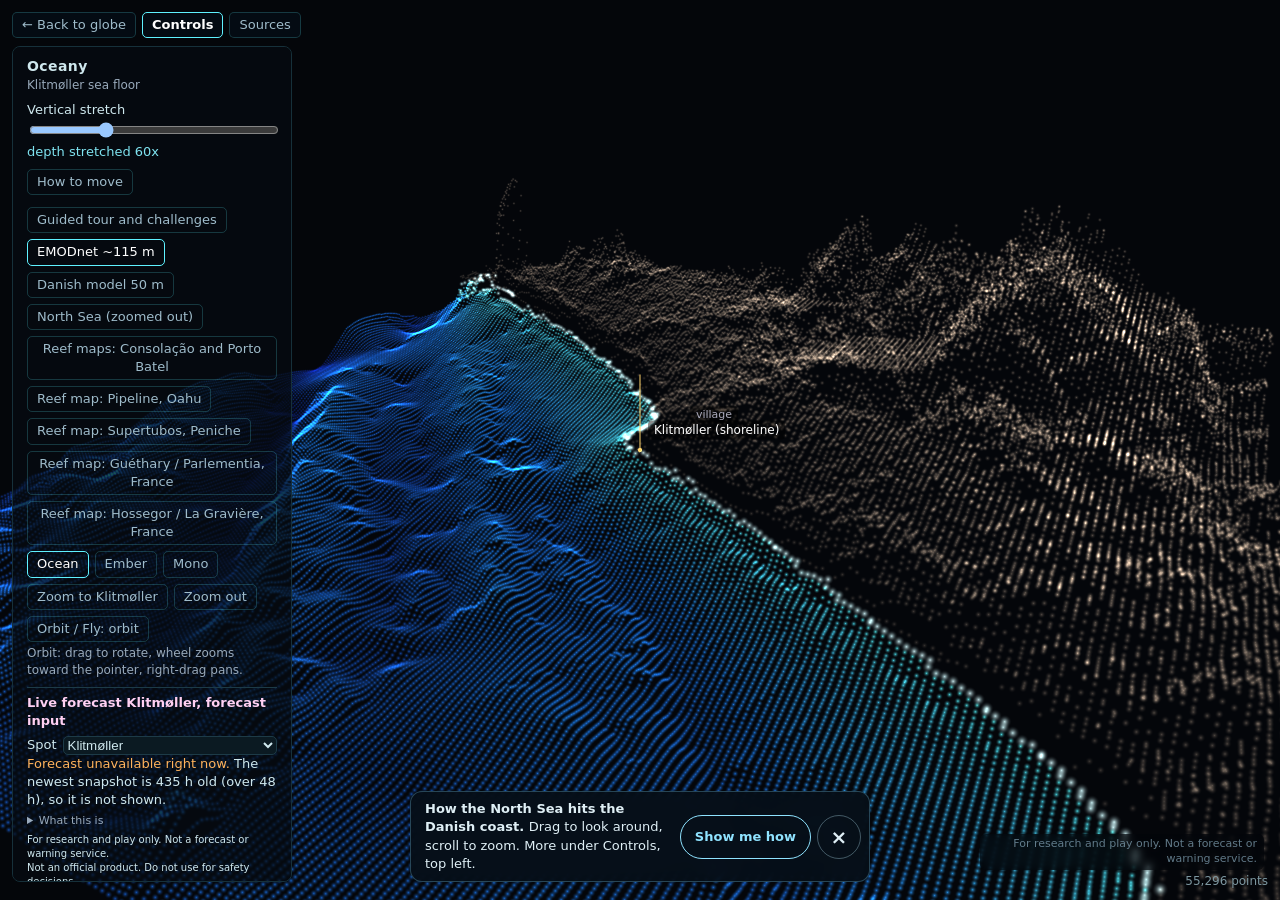
<file: index.html>
<!doctype html>
<html lang="en">
<head>
<meta charset="utf-8">
<meta name="viewport" content="width=device-width, initial-scale=1">
<title>Oceany</title>
<meta http-equiv="refresh" content="0; url=pieces/01-seafloor/viewer/">
<link rel="canonical" href="pieces/01-seafloor/viewer/">
</head>
<body>
<p><a href="pieces/01-seafloor/viewer/">Open the Oceany viewer</a></p>
</body>
</html>
</file>
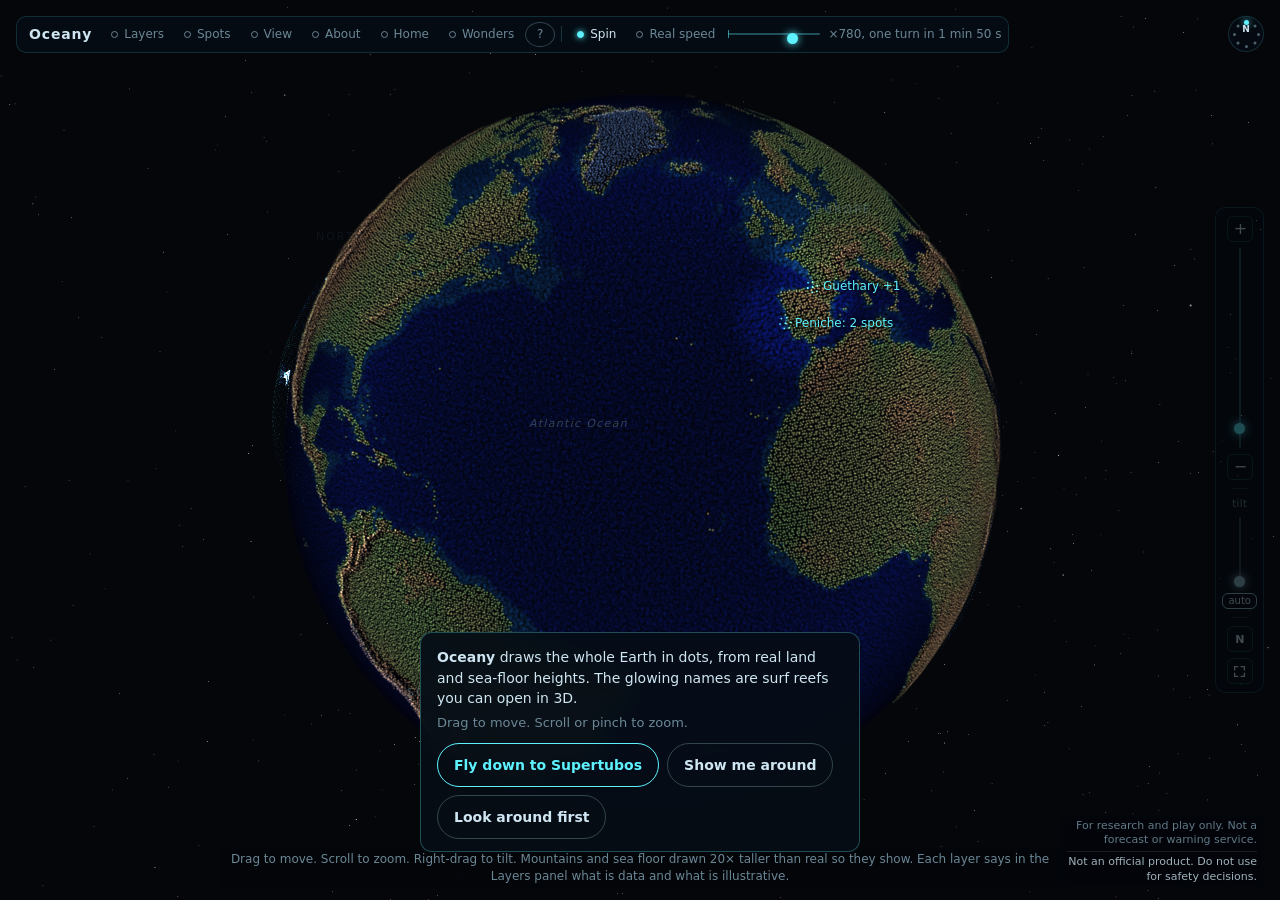
<file: pieces/07-globe/index.html>
<!doctype html>
<html lang="en">
<head>
  <meta charset="utf-8">
  <meta name="viewport" content="width=device-width, initial-scale=1, viewport-fit=cover">
  <title>Oceany globe</title>
  <link rel="icon" href="assets/icons/icon-192.png" type="image/png">
  <link rel="manifest" href="manifest.webmanifest">
  <link rel="apple-touch-icon" href="assets/icons/apple-touch-icon-180.png">
  <meta name="theme-color" content="#04060a">
  <meta name="mobile-web-app-capable" content="yes">
  <meta name="apple-mobile-web-app-capable" content="yes">
  <meta name="apple-mobile-web-app-status-bar-style" content="black-translucent">
  <meta name="apple-mobile-web-app-title" content="Oceany">
  <script>
  /* One build tag for every layer module and each of its imports (globe.js loadOne tags the entry file with the same one).
     Bump LAYER_BUILD here and in sw.js whenever any layer file changes. The import map is built here, before the
     module scripts, so an import inside a layer (dots_common.js ...) resolves to the same tagged URL for everyone. */
  (function () {
    var B = window.__OCEANY_LAYER_BUILD = 'L1', imports = {
      "three": "../01-seafloor/viewer/vendor/three.module.js",
      "three/addons/": "../01-seafloor/viewer/vendor/addons/",
      "./dots.js": "./dots.js?v=b58", "./terrain.js": "./terrain.js?v=b59" };
    ['07-globe/data-source', '08-storms/dots_common', '08-storms/hurricanes', '08-storms/hurricanes_live', '08-storms/tornadoes', '08-storms/tornado_live',
     '10-sky/aurora', '10-sky/snow', '11-ocean/wind', '11-ocean/waves', '11-ocean/swell', '11-ocean/ocean_data', '11-ocean/ocean_model',
     '11-ocean/forecast_data', '11-ocean/forecast_bar', '11-ocean/wave_colours', '12-quakes/quakes_common', '12-quakes/quakes_history', '12-quakes/quakes_live'
    ].forEach(function (p) { imports['../' + p + '.js'] = '../' + p + '.js?v=' + B; });
    var s = document.createElement('script'); s.type = 'importmap'; s.textContent = JSON.stringify({ imports: imports });
    document.currentScript.after(s);
  })();
  </script>
  <style>
    :root { --panel: #060e16; --bg: #04060a; --ink: #cfe6f2; --dim: #6b8696; --open: #5ff2ff; --accent: #5ff2ff; --fc: #8fc2d1; --lock: #4a5a66; --hz: #8ca3b8; }
    html, body { margin: 0; height: 100%; background: var(--bg); color: var(--ink); font: 14px/1.4 system-ui, -apple-system, sans-serif; overflow: hidden; }
    canvas { display: block; position: fixed; inset: 0; width: 100%; height: 100%; cursor: grab; touch-action: none; }   /* b39 phone: was 100vw x 100vh; on phones 100vh includes the hidden address bar, so the picture (sized to innerHeight) was stretched tall: an egg-shaped globe */
    /* Top bar: the name, one dot-button per panel section (one open at a time) and the spin toggle. The globe is clear on load. */
    #bar { position: fixed; top: 16px; left: 16px; display: flex; align-items: center; gap: 2px; padding: 4px 6px 4px 12px; z-index: 5;
      background: color-mix(in srgb, var(--panel) 78%, transparent); border: 1px solid color-mix(in srgb, var(--open) 15%, transparent); border-radius: 10px; backdrop-filter: blur(6px); }
    #bar .name { font-size: 14px; font-weight: 600; letter-spacing: .06em; margin-right: 8px; }
    #bar button { all: unset; display: inline-flex; align-items: center; gap: 6px; padding: 5px 9px; border-radius: 7px; font-size: 12px; color: var(--dim); cursor: pointer; transition: color .15s, background .15s; }
    #bar button::before { content: ''; width: 5px; height: 5px; border-radius: 50%; border: 1px solid currentColor; transition: background .15s, box-shadow .15s; }
    #bar button:hover, #bar button:focus-visible { color: var(--ink); background: color-mix(in srgb, var(--open) 8%, transparent); }
    #bar button[aria-expanded=true], #bar button[aria-pressed=true] { color: var(--ink); }
    #bar button[aria-expanded=true]::before, #bar button[aria-pressed=true]::before { background: var(--open); border-color: var(--open); box-shadow: 0 0 6px var(--open); }
    #spin-speed-box { display: inline-flex; align-items: center; gap: 4px; }
    #spin-speed-box .notched { position: relative; display: inline-flex; align-items: center; }
    /* the ×1 notch: a short tick at the slider's left end, where it snaps */
    #spin-speed-box .notched::before { content: ''; position: absolute; left: 0; top: 50%; width: 1px; height: 8px; margin-top: -4px; background: color-mix(in srgb, var(--open) 55%, transparent); pointer-events: none; }
    #spin-speed { width: 92px; height: 18px; margin: 0; }
    #spin-speed-out { font-size: 12px; color: var(--dim); min-width: 13.5em; padding-left: 4px; white-space: nowrap; font-variant-numeric: tabular-nums; }
    #spin-real[aria-pressed=true] ~ #spin-speed-out { color: var(--ink); }
    @media (max-width: 900px) { #spin-speed-out { display: none; } }
    #bar .gap { width: 1px; height: 16px; margin: 0 4px; background: color-mix(in srgb, var(--open) 18%, transparent); }
    #panel { position: fixed; top: 60px; left: 16px; width: 280px; max-width: calc(100vw - 32px); background: color-mix(in srgb, var(--panel) 82%, transparent);
      border: 1px solid color-mix(in srgb, var(--open) 15%, transparent); border-radius: 10px; padding: 12px 16px; backdrop-filter: blur(6px);
      max-height: calc(100vh - 140px); overflow-y: auto; box-sizing: border-box; z-index: 5; }
    #panel[hidden], #panel section[hidden] { display: none; }
    #panel section > h2:first-child { margin-top: 0; }
    .line { font-size: 11px; color: var(--dim); margin: 6px 0 2px; }
    h1 { margin: 0 0 2px; font-size: 18px; letter-spacing: .04em; }
    .sub { color: var(--dim); font-size: 12px; margin-bottom: 10px; }
    h2 { font-size: 11px; text-transform: uppercase; letter-spacing: .1em; color: var(--dim); margin: 12px 0 4px; font-weight: 600; }
    ul { list-style: none; margin: 0; padding: 0; }
    li button { all: unset; display: flex; gap: 8px; align-items: center; width: 100%; padding: 3px 0; cursor: pointer; }
    li button:hover { color: var(--ink); filter: brightness(1.25); } li button:focus-visible { outline: 1px solid var(--open); }
    .dot { width: 8px; height: 8px; border-radius: 50%; flex: none; }
    .unlocked .dot { background: var(--open); box-shadow: 0 0 8px var(--open); }
    .forecast-only .dot { background: var(--fc); } .forecast-only { color: color-mix(in srgb, var(--fc) 55%, var(--ink)); }
    .locked .dot { background: var(--lock); } .locked { color: var(--lock); }
    .tag { margin-left: auto; font-size: 11px; color: var(--dim); }
    #palettes { display: flex; gap: 6px; }
    #palettes button { background: none; border: 1px solid color-mix(in srgb, var(--open) 20%, transparent); color: var(--dim); border-radius: 6px; padding: 3px 9px; font: inherit; font-size: 12px; cursor: pointer; }
    #palettes button.on { color: var(--ink); border-color: var(--open); }
    label.layer { display: flex; gap: 8px; align-items: center; padding: 2px 0; cursor: pointer; }
    /* checkboxes: a ring that fills with a glowing dot when on (the house dot) */
    input[type=checkbox] { appearance: none; -webkit-appearance: none; flex: none; width: 13px; height: 13px; margin: 0; border-radius: 50%;
      border: 1px solid color-mix(in srgb, var(--open) 45%, transparent); background: none; cursor: pointer; display: grid; place-content: center; }
    input[type=checkbox]::before { content: ''; width: 5px; height: 5px; border-radius: 50%; background: var(--open); box-shadow: 0 0 6px var(--open); transform: scale(0); transition: transform .12s; }
    input[type=checkbox]:checked { border-color: var(--open); }
    input[type=checkbox]:checked::before { transform: scale(1); }
    input[type=checkbox]:focus-visible { outline: 1px solid var(--open); outline-offset: 2px; }
    input[type=checkbox]:disabled { border-color: color-mix(in srgb, var(--lock) 70%, transparent); cursor: default; }
    /* range sliders: a thin line and a glowing dot */
    input[type=range] { -webkit-appearance: none; appearance: none; background: none; --acc: var(--open); }
    input[type=range]::-webkit-slider-runnable-track { width: 2px; height: 2px; background: color-mix(in srgb, var(--acc) 30%, transparent); border-radius: 1px; }
    input[type=range]::-moz-range-track { width: 2px; height: 2px; background: color-mix(in srgb, var(--acc) 30%, transparent); border-radius: 1px; }
    input[type=range]::-webkit-slider-thumb { -webkit-appearance: none; width: 11px; height: 11px; border-radius: 50%; background: var(--acc); box-shadow: 0 0 8px var(--acc); border: none; margin: 0 -4.5px; }
    input[type=range]::-moz-range-thumb { width: 11px; height: 11px; border-radius: 50%; background: var(--acc); box-shadow: 0 0 8px var(--acc); border: none; }
    .state { margin-left: 6px; font-size: 11px; color: var(--dim); }
    #terrain-readout { font-size: 11px; color: var(--dim); margin: 4px 0 2px; }
    #terrain-readout .warn { color: var(--fc); }
    #terrain-credits { font-size: 10px; color: var(--dim); margin-top: 4px; max-height: 120px; overflow: auto; }
    .layer-info { margin: 2px 0 8px 22px; font-size: 11px; color: var(--dim); }
    .layer-more { all: unset; font-size: 11px; color: var(--dim); cursor: pointer; border-bottom: 1px dotted currentColor; margin-top: 3px; display: inline-block; }
    .layer-more:hover, .layer-more.on, .layer-more:focus-visible { color: var(--ink); }
    .layer-details { margin-top: 4px; line-height: 1.45; color: var(--dim); max-height: 160px; overflow-y: auto; }
    .layer-status { color: var(--ink); margin-top: 3px; }
    .layer-modes { display: flex; gap: 4px; margin-bottom: 4px; }
    .layer-modes button { background: none; border: 1px solid color-mix(in srgb, var(--open) 20%, transparent); color: var(--dim); border-radius: 5px; padding: 1px 7px; font: inherit; cursor: pointer; }
    .layer-modes button.on { color: var(--ink); border-color: var(--open); }
    label.layer.missing { color: var(--lock); }
    /* Cards: one type style for every kind (the panel's system font, 13px); the kind only sets the accent colour.
       wanted / research: the accent dimmed (research has a dashed edge; round 4: no second hue); hazard: calm blue-grey, no glow or scan lines; own spots: cyan. */
    #card { --acc: var(--open); position: fixed; right: 64px; bottom: 60px; width: 280px; max-width: calc(100vw - 32px); background: color-mix(in srgb, var(--bg) 88%, transparent);
      border: 1px solid color-mix(in srgb, var(--acc) 40%, transparent); border-radius: 10px; padding: 12px 14px; display: none; font-size: 13px; backdrop-filter: blur(6px); }
    #card.wanted { --acc: var(--fc); box-shadow: 0 0 18px color-mix(in srgb, var(--fc) 14%, transparent);
      background-image: repeating-linear-gradient(0deg, color-mix(in srgb, var(--fc) 4%, transparent) 0 1px, transparent 1px 3px); }
    #card.hazard { --acc: var(--hz); }
    #card div { margin: 3px 0; }
    #card .c-name { font-weight: 600; margin-bottom: 4px; color: var(--acc); }
    #card .w-head { color: var(--acc); font-size: 11px; font-weight: 600; letter-spacing: .22em; margin-bottom: 4px; }
    #card .w-name { color: var(--ink); font-weight: 600; font-size: 14px; letter-spacing: .02em; }
    #card .w-sub { color: var(--acc); opacity: .75; font-size: 11px; letter-spacing: .2em;   /* b38: was 10px */ margin: -2px 0 6px !important; }
    #card.research { border-style: dashed; }
    #card .w-foot { color: var(--acc); margin-top: 8px; }
    li.wanted .dot { background: none; border: 1px dashed var(--fc); width: 7px; height: 7px; }
    li.wanted.k-hazard .dot { border-color: var(--hz); } li.k-hazard { color: color-mix(in srgb, var(--hz) 60%, var(--ink)); }
    #wanted-list { max-height: 168px; overflow-y: auto; font-size: 13px; }
    #wanted-list .tag { margin-left: auto; }
    #wanted-filter { display: flex; gap: 4px; margin-bottom: 4px; }
    #wanted-filter button { background: none; border: 1px solid color-mix(in srgb, var(--fc) 20%, transparent); color: var(--dim); border-radius: 5px; padding: 1px 7px; font: inherit; font-size: 12px; cursor: pointer; }
    #wanted-filter button.on { color: var(--fc); border-color: color-mix(in srgb, var(--fc) 60%, transparent); }
    #wanted-filter button.k-hazard.on { color: var(--hz); border-color: color-mix(in srgb, var(--hz) 60%, transparent); }
    #wanted-count { font-size: 11px; color: var(--dim); margin-bottom: 4px; }
    #card { max-height: 60vh; overflow-y: auto; box-sizing: border-box; }
    #card .w-country { color: var(--dim); margin-top: -2px; }
    #card .w-why { margin-top: 6px !important; }
    #card .w-known { color: color-mix(in srgb, var(--acc) 30%, var(--ink)); }
    #card .w-part { margin-top: 4px !important; } #card .w-part b { font-weight: 600; color: color-mix(in srgb, var(--acc) 45%, var(--ink)); }
    #card .w-src { margin-top: 6px; font-size: 11px; color: var(--dim); } #card .w-src summary { cursor: pointer; } #card .w-src a { color: var(--dim); }
    #card .w-link a { color: var(--acc); }
    #card .w-quick { display: inline-block; border: 1px solid currentColor; border-radius: 4px; padding: 0 6px; color: var(--open); }
    #card .w-low { color: var(--dim); font-style: italic; }
    .lbl.wanted.hazard { color: var(--hz); }
    #tiers .k.hazard { border: 1px dashed var(--hz); width: 6px; height: 6px; }
    #tiers { font-size: 11px; color: var(--dim); margin-top: 8px; line-height: 1.6; }
    #tiers .k { display: inline-block; width: 7px; height: 7px; border-radius: 50%; margin-right: 6px; vertical-align: 0; }
    #tiers .k.unlocked { background: var(--open); box-shadow: 0 0 6px var(--open); }
    #tiers .k.forecast { background: var(--fc); }
    #tiers .k.wanted { border: 1px dashed var(--fc); width: 6px; height: 6px; }
    #tiers .ladder { margin-top: 2px; }
    #labels { position: fixed; inset: 0; pointer-events: none; }
    .lbl { position: absolute; left: 0; top: 0; font-size: 12px; white-space: nowrap; pointer-events: auto; cursor: pointer;
      text-shadow: 0 0 4px #000, 0 0 8px #000; }
    .lbl.unlocked { color: var(--open); } .lbl.forecast-only { color: var(--fc); font-size: 11px; } .lbl.locked { color: var(--lock); }
    #zoom { position: fixed; right: 16px; top: 50%; transform: translateY(-50%); transition: opacity .25s; display: flex; flex-direction: column; align-items: center; gap: 6px;
      background: color-mix(in srgb, var(--panel) 90%, transparent); border: 1px solid color-mix(in srgb, var(--open) 22%, transparent); border-radius: 10px; padding: 8px 6px; backdrop-filter: blur(8px); }
    #zoom button { width: 26px; height: 26px; background: none; border: 1px solid color-mix(in srgb, var(--open) 20%, transparent); border-radius: 6px; color: var(--ink); font: 16px/1 system-ui, sans-serif; cursor: pointer; }
    #zoom button:hover, #zoom button:focus-visible { border-color: var(--open); outline: none; }
    #zoom-slider { writing-mode: vertical-lr; direction: rtl; height: 200px; width: 22px; margin: 0; cursor: pointer; }
    #zoom-slider:focus-visible { outline: 1px solid var(--open); outline-offset: 2px; }
    #tilt-slider { writing-mode: vertical-lr; direction: rtl; height: 70px; width: 18px; margin: 0; --acc: var(--fc); cursor: pointer; }
    #tilt-slider:focus-visible { outline: 1px solid var(--fc); outline-offset: 2px; }
    #zoom .sep { width: 18px; border-top: 1px solid color-mix(in srgb, var(--open) 15%, transparent); margin: 2px 0; }
    #zoom .tl { font-size: 10px; color: var(--dim); letter-spacing: .04em; }
    #tilt-auto { width: auto !important; height: auto !important; font-size: 10px !important; padding: 2px 5px; color: var(--dim) !important; }
    #tilt-auto.on { color: var(--ink) !important; border-color: var(--fc) !important; }
    .layer-extras { margin: 2px 0 6px 22px; font-size: 12px; }
    .layer-extras label.layer.sub { color: var(--dim); }
    .fly-storm { margin-top: 4px; background: none; border: 1px solid color-mix(in srgb, var(--fc) 35%, transparent); color: var(--fc); border-radius: 6px; padding: 3px 8px; font: inherit; cursor: pointer; text-align: left; }
    .fly-storm:hover:not(:disabled), .fly-storm:focus-visible { border-color: var(--fc); outline: none; }
    .fly-storm.on { background: color-mix(in srgb, var(--fc) 12%, transparent); }
    .fly-storm:disabled { color: var(--lock); border-color: color-mix(in srgb, var(--lock) 45%, transparent); cursor: default; }
    @media (max-height: 520px) { #zoom-slider { height: 120px; } #tilt-slider { height: 50px; } }
    #zoom.faded { opacity: .3; }
    #zoom #north { font-size: 11px; font-weight: 600; }
    #zoom #fullscreen { display: grid; place-items: center; padding: 0; }   /* full-screen button (fullscreen.js) */
    #zoom #fullscreen.on { border-color: var(--open); }
    #fullscreen-tip { position: fixed; right: 52px; top: 50%; transform: translateY(-50%); max-width: 220px; padding: 8px 10px; border-radius: 8px; z-index: 6;
      background: color-mix(in srgb, var(--bg) 88%, transparent); border: 1px solid color-mix(in srgb, var(--open) 25%, transparent); font-size: 12px; color: var(--ink); }
    #fullscreen-tip[hidden] { display: none; }
    /* round 4: a small calm line under the bar (where the follow caption sits), not a box over the rail and the labels */
    #zoom-note { position: fixed; top: 62px; left: 50%; transform: translateX(-50%); max-width: min(520px, calc(100vw - 32px)); font-size: 11.5px; color: var(--dim);
      text-align: center; padding: 3px 10px; background: color-mix(in srgb, var(--bg) 62%, transparent); border-radius: 6px; z-index: 4; transition: opacity .4s; }
    #zoom-note[hidden] { display: none; }
    .offline-cue { position: fixed; top: 62px; right: 16px; font-size: 11px; color: var(--dim); padding: 3px 10px; border-radius: 6px; z-index: 4; pointer-events: none;
      background: color-mix(in srgb, var(--bg) 62%, transparent); } .offline-cue[hidden] { display: none; }
    @media (max-width: 600px) { .offline-cue { top: 90px; left: 16px; right: auto; } }
    #zoom-note button { all: unset; color: var(--open); cursor: pointer; border-bottom: 1px dotted currentColor; }
    #zoom-note button[hidden] { display: none; }
    /* UX 2026-11-23: the offered way into a spot's 3D viewer (globe.js enterFrame); nothing opens it by itself */
    #open-spot { position: fixed; left: 50%; bottom: 52px; transform: translateX(-50%); z-index: 6; min-height: 44px; padding: 0 18px; border-radius: 22px;
      background: color-mix(in srgb, var(--bg) 82%, transparent); border: 1px solid var(--open); color: var(--open); font: 600 14px/1 system-ui, sans-serif;
      cursor: pointer; white-space: nowrap; max-width: calc(100vw - 140px); overflow: hidden; text-overflow: ellipsis; backdrop-filter: blur(6px); transition: box-shadow .3s; }
    #open-spot[hidden] { display: none; }
    #open-spot:hover, #open-spot:focus-visible, #open-spot.nudge { box-shadow: 0 0 14px color-mix(in srgb, var(--open) 55%, transparent); outline: none; }
    @media (max-width: 600px) { #open-spot { bottom: calc(64px + env(safe-area-inset-bottom, 0px)); max-width: calc(100vw - 80px); left: calc(50% - 28px); } }
    #spin-speed-box[hidden] { display: none; }
    /* phone 2026-11-23 late: the speed controls inside the View panel */
    #spin-speed-holder #spin-speed-box { display: flex; flex-wrap: wrap; gap: 4px 10px; margin: 2px 0 6px 24px; }
    #spin-speed-holder #spin-speed-box[hidden] { display: none; }
    #spin-speed-holder #spin-real { all: unset; box-sizing: border-box; min-height: 44px; padding: 0 12px; display: inline-flex; align-items: center; border-radius: 7px; font-size: 12px; color: var(--dim); cursor: pointer;
      border: 1px solid color-mix(in srgb, var(--open) 25%, transparent); }
    #spin-speed-holder #spin-real[aria-pressed=true] { color: var(--ink); border-color: var(--open); }
    #spin-speed-holder .notched { flex: 1 1 120px; min-height: 44px; }
    #spin-speed-holder #spin-speed { width: 100%; height: 44px; }
    #spin-speed-holder #spin-speed-out { display: block; flex-basis: 100%; min-width: 0; padding-left: 0; white-space: normal; }
    /* UX 2026-11-23: first-visit welcome (globe.js): one line on what this is, one suggested first action */
    #welcome { position: fixed; left: 50%; bottom: 48px; transform: translateX(-50%); width: min(440px, calc(100vw - 32px)); box-sizing: border-box; z-index: 7;
      padding: 14px 16px 12px; border-radius: 12px; background: color-mix(in srgb, var(--panel) 92%, transparent); border: 1px solid color-mix(in srgb, var(--open) 28%, transparent);
      backdrop-filter: blur(8px); color: var(--ink); font-size: 14px; line-height: 1.45; }
    #welcome[hidden] { display: none; }
    #welcome p { margin: 0 0 6px; } #welcome .w-how { color: var(--dim); font-size: 13px; }
    #welcome .w-btns { display: flex; gap: 8px; margin-top: 10px; flex-wrap: wrap; }
    #welcome button { min-height: 44px; padding: 0 16px; border-radius: 22px; font: 600 14px/1 system-ui, sans-serif; cursor: pointer; background: none;
      border: 1px solid color-mix(in srgb, var(--dim) 45%, transparent); color: var(--ink); }
    #welcome button.primary { border-color: var(--open); color: var(--open); }
    #welcome button:hover, #welcome button:focus-visible { border-color: var(--open); outline: none; }
    @media (max-width: 600px) { #welcome { bottom: calc(64px + env(safe-area-inset-bottom, 0px)); left: 8px; right: 62px; width: auto; transform: none; } }
    #labels.following .lbl.show { opacity: .35; }
    /* dad 2026-11-23 night: the spot card at the name (globe.js POP), the start tour and the bar's "?" */
    #spot-pop { position: fixed; z-index: 8; min-width: 190px; max-width: min(300px, calc(100vw - 16px)); box-sizing: border-box; padding: 10px 12px 10px; border-radius: 12px;
      background: color-mix(in srgb, var(--panel) 92%, transparent); border: 1px solid color-mix(in srgb, var(--open) 45%, transparent); backdrop-filter: blur(8px);
      color: var(--ink); font: 13px/1.4 system-ui, sans-serif; box-shadow: 0 0 18px color-mix(in srgb, var(--open) 12%, transparent); }
    #spot-pop[hidden] { display: none; }
    #spot-pop .sp-name { font-weight: 600; color: var(--open); padding-right: 30px; margin-bottom: 8px; }
    #spot-pop button { display: block; width: 100%; min-height: 40px; margin-top: 6px; padding: 0 14px; border-radius: 20px; font: 600 14px/1 system-ui, sans-serif; cursor: pointer;
      background: none; border: 1px solid color-mix(in srgb, var(--dim) 45%, transparent); color: var(--ink); text-align: center; }
    #spot-pop .sp-open { border-color: var(--open); color: var(--open); }
    #spot-pop button:hover, #spot-pop button:focus-visible { border-color: var(--open); outline: none; box-shadow: 0 0 10px color-mix(in srgb, var(--open) 40%, transparent); }
    #spot-pop .sp-x { position: absolute; top: 4px; right: 4px; width: 36px; min-height: 36px; margin: 0; padding: 0; border: none; font-size: 20px; color: var(--dim); }
    #spot-pop .sp-cue { margin-top: 8px; color: var(--dim); font-size: 12px; }
    #spot-pop .sp-cue i { display: block; height: 3px; width: 0; margin-top: 5px; border-radius: 2px; background: var(--open); box-shadow: 0 0 8px var(--open); transition: width .12s linear; }
    @media (pointer: coarse) { #spot-pop button { min-height: 44px; } #spot-pop .sp-x { width: 44px; min-height: 44px; top: 0; right: 0; } }
    /* gesture tour 2026-11-23: the tour (tour.js) brings its own styles (#gtour, cue canvas, rings) */
    #bar #help-btn::before { display: none; }
    #bar #help-btn { min-width: 14px; justify-content: center; border: 1px solid color-mix(in srgb, var(--dim) 45%, transparent); border-radius: 50%; padding: 3px 7px; }
    @keyframes live-pulse { 0%, 100% { text-shadow: 0 0 0 transparent; } 50% { text-shadow: 0 0 9px var(--open); } }
    .layer.live, #bar button.live { animation: live-pulse 3.2s ease-in-out infinite; }
    .live-note { font-size: 11px; color: var(--dim); margin: 2px 0 0 22px; }
    .lbl { opacity: 0; transition: opacity .15s; } .lbl.show { opacity: 1; } .lbl:not(.show) { pointer-events: none; }
    @media (pointer: coarse) { .lbl, .lbl.show { pointer-events: none; } }   /* UX 2026-11-23: a pinch on a name zooms; globe.js finds taps on names */
    #notice-standing { position: fixed; right: 16px; bottom: 12px; max-width: 190px; text-align: right; line-height: 1.35; font-size: 11px; color: var(--dim); text-decoration: none; opacity: .9; z-index: 4;
      background: color-mix(in srgb, var(--bg) 72%, transparent); padding: 3px 7px; border-radius: 6px; backdrop-filter: blur(4px); }   /* backing: legible over close terrain (round-1 item 14) */
    @media (max-width: 1040px) { #notice-standing { bottom: 84px; } #card { bottom: 144px; max-height: calc(100vh - 216px); }   /* round 4: clear of a three-line standing line */ }
    #notice-standing:hover, #notice-standing:focus-visible { color: var(--ink); opacity: 1; }
    #notice-live { display: block; margin-top: 3px; padding-top: 3px; border-top: 1px solid color-mix(in srgb, var(--dim) 25%, transparent); color: var(--ink); opacity: .85; }
    #notice-live[hidden] { display: none; }
    #notice-about ul { margin: 4px 0 6px 16px; padding: 0; }
    #notice-about a { color: var(--dim); }
    #notice-about a:hover { color: var(--ink); }
    #credits { font-size: 11px; color: var(--dim); line-height: 1.45; }
    #credits h3 { font-size: 11px; font-weight: 600; color: var(--ink); margin: 8px 0 2px; }
    #credits p { margin: 0 0 4px; }
    #credits a { color: var(--dim); } #credits a:hover { color: var(--ink); }
    .layer-notice { color: var(--ink); margin-bottom: 4px; }
    /* round 3 (#12): the followed storm's name on the globe, so it shows with the Layers panel closed */
    #follow-cap { position: fixed; top: 62px; left: 50%; transform: translateX(-50%); font-size: 12px; color: var(--ink); white-space: nowrap; max-width: calc(100vw - 32px);
      overflow: hidden; text-overflow: ellipsis; background: color-mix(in srgb, var(--bg) 72%, transparent); padding: 3px 10px; border-radius: 6px; z-index: 4; pointer-events: none; }
    #follow-cap[hidden] { display: none; }
    @media (max-width: 600px) { #follow-cap { top: 62px; } }   /* phone 2026-11-23 late: one-row bar (was 104) */
    #hint { position: fixed; bottom: 12px; left: 50%; transform: translateX(-50%); color: var(--dim); font-size: 12px; text-align: center;
      width: max-content; max-width: min(820px, calc(100vw - 150px));
      background: color-mix(in srgb, var(--bg) 72%, transparent); padding: 3px 10px; border-radius: 6px; backdrop-filter: blur(4px); }   /* shrink-to-fit made it half the window: 4 lines on a tablet */
    @media (max-width: 600px) { #panel { width: auto; right: 16px; padding: 10px 12px; } #hint { display: none; } #bar .name { font-size: 13px; margin-right: 2px; } #bar button { padding: 5px 6px; } }
    #compass { all: unset; position: fixed; right: 16px; top: 16px; width: 34px; height: 34px; border-radius: 50%; cursor: pointer; z-index: 5;
      background: color-mix(in srgb, var(--panel) 70%, transparent); border: 1px solid color-mix(in srgb, var(--open) 15%, transparent); }
    #compass:hover, #compass:focus-visible { border-color: var(--open); }
    #compass .rose { position: absolute; inset: 0; transition: transform .08s linear; }
    #compass .rose i { position: absolute; left: 50%; top: 50%; width: 3px; height: 3px; margin: -1.5px; border-radius: 50%; background: var(--dim); opacity: .7; }
    #compass .rose i.n { width: 5px; height: 5px; margin: -2.5px; background: var(--open); opacity: 1; box-shadow: 0 0 6px var(--open); }
    #compass .rose b { position: absolute; left: 50%; top: 50%; font-size: 9px; font-weight: 600; line-height: 1; color: var(--ink); transform: translate(-50%, -50%); }
    .geo-name { position: absolute; left: 0; top: 0; font-size: 11px; letter-spacing: .18em; text-transform: uppercase; color: var(--dim); white-space: nowrap;
      pointer-events: none; opacity: 0; transition: opacity .3s; }
    .geo-name.sea { font-style: italic; letter-spacing: .12em; text-transform: none; }
    /* phone: the bar is one row (sections + Home; Spin and its speed sit in the View panel), touch-sized; the compass stays top right;
       the zoom bar shrinks to + and − at the bottom right (pinch zooms); the hint is one line; cards and panel fit and scroll */
    @media (max-width: 600px) {
      #bar { left: 8px; right: 54px; top: 8px; flex-wrap: wrap; padding: 2px 4px; row-gap: 0; }
      #bar button { min-height: 44px; padding: 0 7px; box-sizing: border-box; }   /* UX 2026-11-23: 44 px touch targets */
      #bar .gap { display: none; }
      /* phone 2026-11-23 late: one calm row (Oceany, Layers, Spots, View, About, Home); Spin, Real speed and the speed
         slider live in the View panel (globe.js moves #spin-speed-box there; the panel's Spin checkbox is the switch) */
      #bar { flex-wrap: nowrap; padding: 0 2px 0 8px; gap: 0; }
      #bar #spin-btn { display: none; }
      #bar button { padding: 0 5px; gap: 4px; }
      #bar .name { margin-right: 0; }
      #compass { top: 10px; right: 8px; width: 44px; height: 44px; }
      #panel { top: 62px; left: 8px; right: 8px; max-width: none; max-height: calc(100vh - 138px); }   /* phone 2026-11-23 late: one-row bar (was 104 / 180) */
      #zoom { top: auto; bottom: 64px; right: 10px; transform: none; padding: 4px; gap: 6px; }
      #zoom-slider, #tilt-slider, #zoom .tl, #zoom .sep, #tilt-auto, #zoom #north { display: none !important; }
      #zoom button { width: 44px; height: 44px; }
      #zoom.faded { opacity: .6; }
      #zoom-note { top: 62px; } #zoom-note button { display: inline-block; min-height: 44px; line-height: 44px; }
      #card { left: 8px; right: 70px; bottom: 40px; width: auto; max-width: none; max-height: calc(100vh - 150px); }   /* the zoom buttons stay free on the right; b38: was 50vh, which cut the longest cards (up to 510 px) and scrolled; now the top stays below the bar (94 px) */
      #notice-standing { bottom: 8px !important; right: 8px; max-width: none; left: 8px; text-align: center; }
    }
    /* Home-screen app (viewport-fit=cover, translucent status bar): keep the controls clear of the notch and the home bar.
       env() is 0 in a normal browser tab, so nothing moves on desktop. */
    #bar, #panel { margin-top: env(safe-area-inset-top, 0px); margin-left: env(safe-area-inset-left, 0px); }
    #compass { margin-top: env(safe-area-inset-top, 0px); margin-right: env(safe-area-inset-right, 0px); }
    #notice-standing, #card { margin-bottom: env(safe-area-inset-bottom, 0px); }
    /* b58 (Benn's phone recording): the panel's one safety line for live and model layers (phone); the (i) per layer (phone) */
    .layers-safety { display: none; }
    .layer-item { position: relative; }
    .layer-about { display: none; }
    @media (max-width: 600px) {
      /* the panel is a bottom sheet, at most ~45 % of the screen: the globe stays in view above it while choosing */
      #panel { top: auto; bottom: calc(46px + env(safe-area-inset-bottom, 0px)); max-height: 40vh; max-height: 40dvh; margin-top: 0;
        border-radius: 14px; padding: 10px 14px; font-size: 14px; z-index: 6; }
      #panel h2 { font-size: 12px; margin-top: 4px; color: color-mix(in srgb, var(--ink) 70%, var(--dim)); }
      .layers-safety:not([hidden]) { display: block; font-size: 13px; line-height: 1.35; margin: 0 0 6px; padding: 6px 8px; border-radius: 8px;
        background: color-mix(in srgb, var(--open) 8%, transparent); color: var(--ink); }
      .layer-info .layer-notice { display: none; }
      label.layer { min-height: 40px; padding-right: 48px; font-size: 14px; }
      .layer-about { display: inline-flex; align-items: center; justify-content: center; position: absolute; right: 0; top: 0; width: 44px; height: 40px;
        background: none; border: none; color: color-mix(in srgb, var(--ink) 75%, var(--dim)); font: italic 600 14px Georgia, serif; cursor: pointer; padding: 0; }
      .layer-about::before { content: ''; position: absolute; width: 22px; height: 22px; left: 11px; top: 9px; border-radius: 50%; border: 1px solid currentColor; }
      .layer-about[hidden] { display: none; }
      .layer-item.open .layer-about { color: var(--open); }
      .layer-item:not(.open) > .layer-info, .layer-item:not(.open) > .layer-extras, .layer-item:not(.open) > .live-note { display: none !important; }
      /* phone text: larger and lighter (grey on black was hard to read) */
      .layer-info, .layer-details, .live-note, .line, .state, #terrain-readout, #wanted-count, .sub, .layer-more, .layer-extras { font-size: 13px;
        color: color-mix(in srgb, var(--ink) 78%, var(--dim)); }
      .layer-details { max-height: none; }
      .layer-modes button { min-height: 32px; padding: 0 10px; }
      #notice-standing { font-size: 13px; opacity: 1; color: color-mix(in srgb, var(--ink) 88%, var(--dim)); }
      #notice-live { opacity: 1; }
      .lbl { font-size: 13px; }
      .geo-name { font-size: 12px; color: color-mix(in srgb, var(--ink) 65%, var(--dim)); }
      #credits, #terrain-credits { font-size: 12px; }
      /* while the sheet is open the wave forecast bar steps aside (it sat over the sheet's lower half); the sheet carries the
         safety line and the standing line stays at the bottom */
      body:has(#panel:not([hidden])) #wavebar { display: none !important; }
    }
    @media (max-width: 600px) { #zoom { margin-bottom: env(safe-area-inset-bottom, 0px); } }
  </style>
</head>
<body>
  <canvas id="globe"></canvas>
  <div id="geo-names" aria-hidden="true" style="position:fixed;inset:0;pointer-events:none"></div>
  <div id="labels"></div>
  <button id="compass" type="button" aria-label="Compass: turn north up" title="Compass: click for north up"><span class="rose"></span></button>
  <nav id="bar" aria-label="Oceany">
    <span class="name">Oceany</span>
    <button type="button" data-sec="layers" aria-expanded="false" aria-controls="panel">Layers</button>
    <button type="button" data-sec="spots" aria-expanded="false" aria-controls="panel">Spots</button>
    <button type="button" data-sec="view" aria-expanded="false" aria-controls="panel">View</button>
    <button type="button" data-sec="about" aria-expanded="false" aria-controls="panel">About</button>
    <button type="button" id="home-btn" title="Back to the whole Earth, north up">Home</button>
    <button type="button" id="help-btn" aria-label="Show me around: how to move" title="Show me around: how to move, and where the controls are">?</button>
    <span class="gap" aria-hidden="true"></span>
    <button type="button" id="spin-btn" aria-pressed="false" title="Turn the globe, west to east, as the Earth turns">Spin</button>
    <span id="spin-speed-box" title="Speeds up the view only; data stays at the current time">
      <button type="button" id="spin-real" aria-pressed="false" title="Real speed: Earth turns once per sidereal day, 23 h 56 min 4 s">Real speed</button>
      <span class="notched"><input type="range" id="spin-speed" min="0" max="1000" step="1" value="783" aria-label="Spin speed"></span>
      <span id="spin-speed-out" aria-live="polite"></span>
    </span>
  </nav>
  <a id="notice-standing" href="#about"></a>
  <div id="panel" hidden>
    <section data-sec="layers" hidden>
      <h2>Layers</h2>
      <div id="layers"><span class="tag">none</span></div>
    </section>
    <section data-sec="spots" hidden>
      <h2>Spots</h2>
      <ul id="list"></ul>
      <h2>Wanted spots</h2>
      <div id="wanted-filter" role="group" aria-label="Show wanted spots by kind"></div>
      <div id="wanted-count"></div>
      <ul id="wanted-list"></ul>
    </section>
    <section data-sec="view" hidden>
      <h2>View</h2>
      <label class="layer"><input type="checkbox" id="spin-toggle"> Spin the globe (pauses while you look around)</label>
      <div id="spin-speed-holder"></div>   <!-- phone 2026-11-23 late: the bar's speed controls move here on a phone -->
      <label class="layer"><input type="checkbox" id="terrain-toggle"> Ground detail close up (land and sea-floor relief; comes on by itself as you zoom in)</label>
      <div id="terrain-readout" style="display:none"></div>
      <details id="terrain-credits" style="display:none"><summary>Terrain credits</summary>
        <span id="tc-own">Terrain: GEBCO Compilation Group (2026) GEBCO 2026 Grid (doi:10.5285/4f68d5c7-45eb-f999-e063-7086abc036fa);
        produced using Copernicus WorldDEM-30 and WorldDEM-90 &copy; DLR e.V. 2010-2014 and &copy; Airbus Defence and Space GmbH
        2014-2018 provided under COPERNICUS by the European Union and ESA; all rights reserved. European seas, Morocco, the Canaries, Madeira and the Azores (closer zooms): EMODnet Bathymetry Consortium (2024) EMODnet Digital Bathymetry (DTM 2024), doi:10.12770/cf51df64-56f9-4a99-b1aa-36b8d7b743a1, CC BY 4.0. Hawaii and central California sea floor (closer zooms): NOAA National Centers for Environmental Information, Continuously Updated Digital Elevation Model (CUDEM), doi:10.25921/ds9v-ky35, public domain. Southern and central California (closer zooms): U.S. Geological Survey, Coastal National Elevation Database (CoNED) topobathymetric models, public domain. Oregon, Washington and Puerto Rico: NOAA NCEI CUDEM (doi:10.25921/ds9v-ky35), public domain. Modified by Oceany
        (resampled, merged, rounded to 1 m). Not for navigation. The organisations in charge of the Copernicus programme by law or by
        delegation do not incur any liability for any use of the Copernicus WorldDEM-30 or WorldDEM-90. Not endorsed by GEBCO, the IHO or the IOC.</span>
        <span id="tc-aws" hidden>Terrain Tiles on AWS Open Data (Mapzen / Tilezen). Global ETOPO1 terrain data U.S. National Oceanic and Atmospheric Administration;
        United States 3DEP (formerly NED) and global GMTED2010 and SRTM terrain data courtesy of the U.S. Geological Survey;
        Europe terrain data produced using Copernicus data and information funded by the European Union - EU-DEM layers;
        ArcticDEM terrain data DEM(s) were created from DigitalGlobe, Inc., imagery and funded under National Science Foundation awards 1043681, 1559691, and 1542736;
        Australia terrain data &copy; Commonwealth of Australia (Geoscience Australia) 2017;
        Austria terrain data &copy; offene Daten &Ouml;sterreichs &ndash; Digitales Gel&auml;ndemodell (DGM) &Ouml;sterreich;
        Canada terrain data contains information licensed under the Open Government Licence &ndash; Canada;
        Mexico terrain data source: INEGI, Continental relief, 2016;
        New Zealand terrain data Copyright 2011 Crown copyright (c) Land Information New Zealand and the New Zealand Government (All rights reserved);
        Norway terrain data &copy; Kartverket;
        United Kingdom terrain data &copy; Environment Agency copyright and/or database right 2015. All rights reserved.</span>
      </details>
      <h2>Palette</h2>
      <div id="palettes"></div>
      <div class="line" id="stars-line"></div>
    </section>
    <section data-sec="about" hidden>
      <h2>About</h2>
      <div class="sub">Reef-scale wave models, one spot at a time. Glowing spots are unlocked: click one to fly in.</div>
      <div class="sub" id="notice-about"></div>
      <div id="tiers">
        <div><span class="k unlocked"></span>unlocked: reef seabed and wave model</div>
        <div><span class="k forecast"></span>marked spot, no model yet</div>
        <div><span class="k wanted"></span>wanted: needs seabed data to unlock</div>
        <div><span class="k hazard"></span>data needed: coastal hazard and recovery science</div>
        <div class="ladder">Unlock tiers: marked › seabed › swell model › breaking wave</div>
      </div>
      <div class="line">Each Earth dot is one point of ETOPO1 global relief (NOAA): ocean blue by depth; land coloured by height (olive low ground, brown uplands, grey-brown high plateaus, paler only on the highest peaks; the Antarctic and Greenland ice sheets blue-grey). Colour shows height, not vegetation or snow.</div>
      <h2>Credits</h2>
      <div id="credits">
        <p>Oceany is for research and play only. It is not a forecast, a warning service or a navigation tool. Do not use it for safety decisions. Not affiliated with or endorsed by any provider below.</p>
        <h3>Waves and wind</h3>
        <p>Wind: NOAA NCEP GFS. Waves and swell: NOAA NCEP GFS-Wave (WAVEWATCH III). Public domain, redrawn by Oceany. Not an official NOAA product.</p>
        <p>With the model switch on ECMWF, wind and wave height: © 2026 European Centre for Medium-Range Weather Forecasts (ECMWF), ECMWF open data (IFS), <a href="https://creativecommons.org/licenses/by/4.0/" target="_blank" rel="noopener noreferrer">CC BY 4.0</a>. Redrawn by Oceany. Not an official ECMWF product. Swell stays GFS-Wave.</p>
        <h3>Coasts (where shown)</h3>
        <p>Generated using E.U. Copernicus Marine Service Information. <a href="https://doi.org/10.48670/moi-00025" target="_blank" rel="noopener noreferrer">doi.org/10.48670/moi-00025</a> (IBI), <a href="https://doi.org/10.48670/moi-00055" target="_blank" rel="noopener noreferrer">doi.org/10.48670/moi-00055</a> (NWS), <a href="https://doi.org/10.48670/mds-00373" target="_blank" rel="noopener noreferrer">doi.org/10.48670/mds-00373</a> (MED), <a href="https://doi.org/10.48670/moi-00036" target="_blank" rel="noopener noreferrer">doi.org/10.48670/moi-00036</a> (in-situ).</p>
        <p>DMI open data, CC BY 4.0 (<a href="https://www.dmi.dk/friedata" target="_blank" rel="noopener noreferrer">dmi.dk/friedata</a>). Based on data from DMI, changed by Oceany. Not endorsed by DMI.</p>
        <h3>Storms</h3>
        <p>Tropical cyclone tracks: NOAA IBTrACS v04r01 (Gahtan et al., 2024, doi:10.25921/82ty-9e16; Knapp et al., 2010, doi:10.1175/2009BAMS2755.1). Thinned and re-classified by Oceany; not official.</p>
        <p>Tornado data: NOAA/NWS Storm Prediction Center severe weather database. Reformatted and thinned by Oceany; not official and not endorsed by NOAA/NWS.</p>
        <p>Live hurricanes: NOAA National Hurricane Center advisories (CurrentStorms.json, GIS forecast cones and tracks); other basins from NOAA IBTrACS ACTIVE as recent tracks only. Not an official product; see <a href="https://www.nhc.noaa.gov/" target="_blank" rel="noopener noreferrer">nhc.noaa.gov</a> for advisories.</p>
        <p>Live tornado warnings: NOAA/NWS api.weather.gov. Not an official product; see <a href="https://www.weather.gov/" target="_blank" rel="noopener noreferrer">weather.gov</a> for warnings.</p>
        <h3>Sky</h3>
        <p>Aurora: NOAA Space Weather Prediction Center, OVATION Prime model, and estimated Kp. Redrawn by Oceany; not an official NOAA product. For space weather see <a href="https://www.spaceweather.gov/" target="_blank" rel="noopener noreferrer">spaceweather.gov</a>.</p>
        <p>Snow and sea ice: U.S. National Ice Center. IMS Daily Northern Hemisphere Snow and Ice Analysis, Version 1 (G02156). NSIDC. <a href="https://doi.org/10.7265/N52R3PMC" target="_blank" rel="noopener noreferrer">doi.org/10.7265/N52R3PMC</a></p>
        <p>Stars: HYG v4.4 (Hipparcos-Yale-Gliese) by astronexus, <a href="https://creativecommons.org/licenses/by-sa/4.0/" target="_blank" rel="noopener noreferrer">CC BY-SA 4.0</a>, <a href="https://codeberg.org/astronexus/hyg" target="_blank" rel="noopener noreferrer">codeberg.org/astronexus/hyg</a>. Filtered to magnitude 6.5; the filtered file is shared under CC BY-SA 4.0.</p>
        <h3>Land and sea floor</h3>
        <p>ETOPO1: NOAA NGDC. EMODnet Bathymetry (CC BY 4.0), DDM50, DGT/APA lidar, Litto3D.</p>
        <p>Terrain detail: GEBCO Compilation Group (2026) GEBCO 2026 Grid (doi:10.5285/4f68d5c7-45eb-f999-e063-7086abc036fa); produced using Copernicus WorldDEM-30 and WorldDEM-90 &copy; DLR e.V. 2010-2014 and &copy; Airbus Defence and Space GmbH 2014-2018 provided under COPERNICUS by the European Union and ESA; all rights reserved. European seas, Morocco, the Canaries, Madeira and the Azores (closer zooms): EMODnet Bathymetry Consortium (2024) EMODnet Digital Bathymetry (DTM 2024), doi:10.12770/cf51df64-56f9-4a99-b1aa-36b8d7b743a1, CC BY 4.0. Hawaii and central California sea floor (closer zooms): NOAA National Centers for Environmental Information, Continuously Updated Digital Elevation Model (CUDEM), doi:10.25921/ds9v-ky35, public domain. Southern and central California (closer zooms): U.S. Geological Survey, Coastal National Elevation Database (CoNED) topobathymetric models, public domain. Oregon, Washington and Puerto Rico: NOAA NCEI CUDEM (doi:10.25921/ds9v-ky35), public domain. Modified by Oceany (resampled, merged, rounded to 1 m). Not for navigation. The organisations in charge of the Copernicus programme by law or by delegation do not incur any liability for any use of the Copernicus WorldDEM-30 or WorldDEM-90. Not endorsed by GEBCO, the IHO or the IOC.</p>
        <p>Pipeline: Office for Coastal Management, 2026: 2013 USACE NCMP Topobathy Lidar DEM (LMSL): Oahu, HI, <a href="https://www.fisheries.noaa.gov/inport/item/65476" target="_blank" rel="noopener noreferrer">fisheries.noaa.gov/inport/item/65476</a>. Resampled.</p>
        <h3>Software</h3>
        <p>three.js, MIT, Copyright (c) 2010-2026 three.js authors.</p>
      </div>
    </section>
  </div>
  <div id="zoom" role="group" aria-label="Zoom">
    <button id="zoom-in" type="button" aria-label="Zoom in">+</button>
    <input id="zoom-slider" type="range" min="0" max="1000" step="25" value="0" aria-label="Zoom, from whole globe to closest">
    <button id="zoom-out" type="button" aria-label="Zoom out">&minus;</button>
    <div class="sep"></div>
    <span class="tl" aria-hidden="true">tilt</span>
    <input id="tilt-slider" type="range" min="0" max="92" step="1" value="0" aria-label="Camera tilt, from straight down to level">
    <button id="tilt-auto" type="button" class="on" aria-pressed="true" title="Tilt follows the zoom">auto</button>
    <div class="sep"></div>
    <button id="north" type="button" aria-label="Turn north up" title="Turn north up">N</button>
    <button id="fullscreen" type="button" aria-label="Full screen" title="Full screen" aria-pressed="false"><svg viewBox="0 0 16 16" width="13" height="13" aria-hidden="true" fill="none" stroke="currentColor" stroke-width="1.6" stroke-linecap="round"><path d="M2 6V2h4M10 2h4v4M14 10v4h-4M6 14H2v-4"/></svg></button>
  </div>
  <div id="zoom-note" role="status" hidden><span></span> <button type="button" id="zoom-note-terrain">Show ground detail</button></div>
  <div id="card"></div>
  <div id="follow-cap" hidden></div>
  <div id="welcome" role="dialog" aria-labelledby="welcome-what" hidden>
    <p id="welcome-what"><b>Oceany</b> draws the whole Earth in dots, from real land and sea-floor heights. The glowing names are surf reefs you can open in 3D.</p>
    <p class="w-how" id="welcome-how">Drag to move. Scroll or pinch to zoom.</p>
    <div class="w-btns"><button type="button" id="welcome-go" class="primary">Fly down to Supertubos</button><button type="button" id="welcome-tour">Show me around</button><button type="button" id="welcome-close">Look around first</button></div>
  </div>
  <div id="hint">Drag to move; right-drag or shift-drag to tilt and turn; scroll, pinch or use the slider to zoom. Each dot is one point of ETOPO1 global relief (NOAA): ocean blue by depth; land coloured by height (olive low ground, brown uplands, grey-brown high plateaus, paler only on the highest peaks; the Antarctic and Greenland ice sheets blue-grey). Colour shows height, not vegetation or snow.</div>
  <script type="module" src="./fullscreen.js?v=f1"></script>
  <script type="module" src="./globe.js?v=b61"></script>
  <script type="module" src="./wonders.js?v=w2"></script>   <!-- Wonders tour (2026-11-25): waits for window.__globe; bar button or phone pill -->
</body>
</html>
</file>
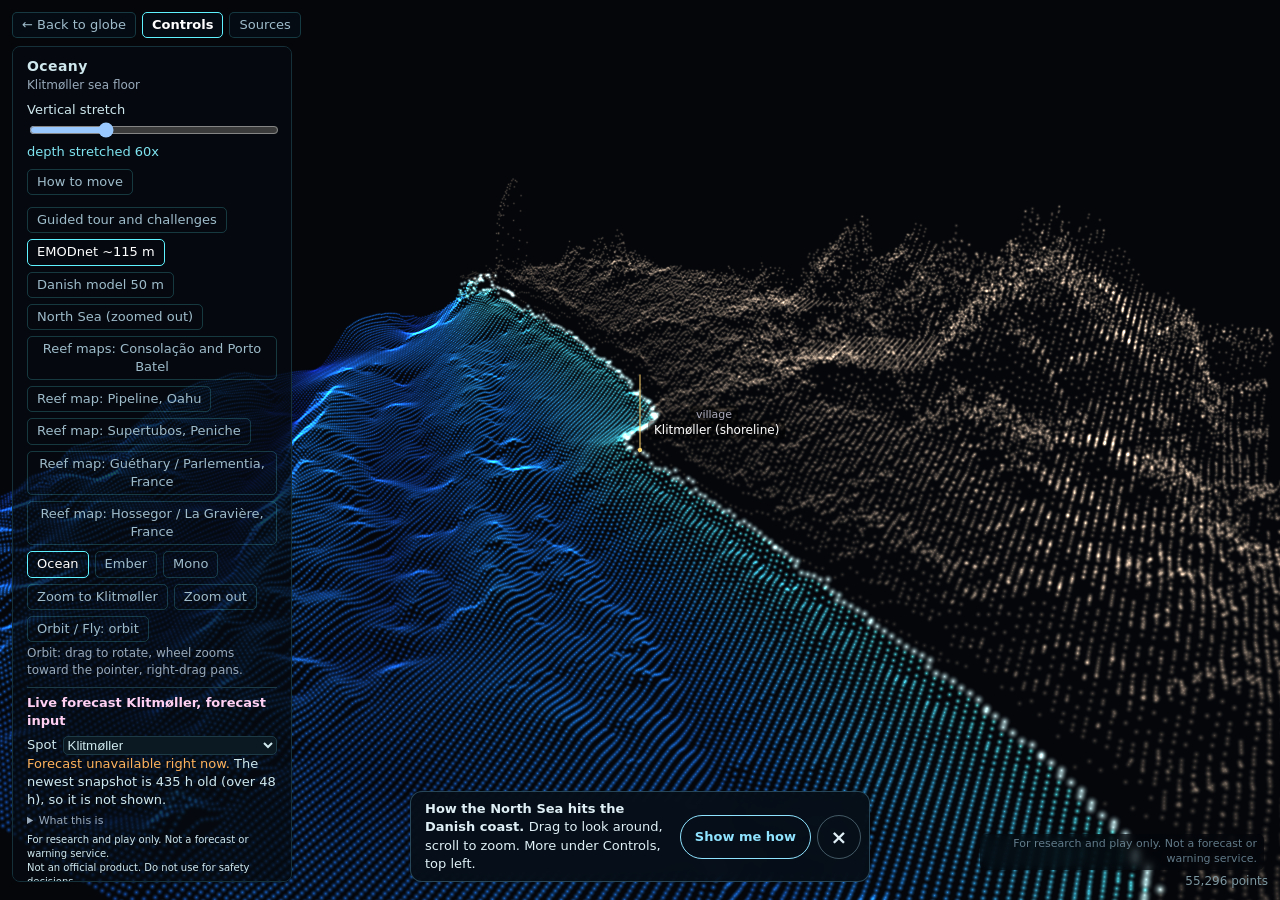
<file: pieces/01-seafloor/viewer/index.html>
<!doctype html>
<html lang="en">
<head>
  <meta charset="utf-8">
  <meta name="viewport" content="width=device-width, initial-scale=1">
  <title>Oceany - how the North Sea hits the Danish coast</title>
  <link rel="stylesheet" href="style.css?v=z10">
  <!-- The import map tells the browser where "three" lives, so main.js and
       OrbitControls.js can both say: import ... from 'three'. No bundler needed. -->
  <script type="importmap">
  { "imports": {
      "three": "./vendor/three.module.min.js",
      "three/addons/": "./vendor/addons/" } }
  </script>
</head>
<body>
  <canvas id="scene"></canvas>

  <!-- Top bar (2026-11-23 phone layout): Back to globe is always reachable; Controls and Sources open the panel and the
       source/credits box. On a phone both start closed; on a desktop both start open, except on arrival from the globe. -->
  <div id="top-bar">
    <button id="to-globe" type="button" title="Back to the whole Earth">&larr; Back to globe</button>
    <button id="panel-toggle" type="button" aria-controls="panel" aria-expanded="false">Controls</button>
    <button id="src-toggle" type="button" aria-controls="src-box" aria-expanded="false">Sources</button>
  </div>
  <div id="panel">
    <h1>Oceany <span class="sub">Klitm&oslash;ller sea floor</span></h1>
    <label>Vertical stretch
      <input id="exag" type="range" min="1" max="200" step="1" value="60">
    </label>
    <div id="exag-text">depth stretched 60x</div>
    <div class="row" id="layers"></div>
    <div class="row" id="palettes"></div>
    <div class="row"><button id="zoom-in">Zoom to Klitm&oslash;ller</button><button id="zoom-out">Zoom out</button><button id="spot-0" style="display:none"></button><button id="spot-1" style="display:none"></button><button id="spot-2" style="display:none"></button></div>
    <div class="row" id="view-row" style="display:none"><span style="color:#9ab;font-size:12px">Spot buttons open:</span><button id="view-beach" class="on" title="Stand on the shore at eye height and watch the swell come in">Beach view</button><button id="view-off" title="The surf-check view from above the water">Offshore view</button></div>
    <div id="beach-note" class="hint" style="display:none;color:#9ab;font-size:12px;margin-top:3px">Beach view: on the shore at eye height, true vertical scale (1x), looking out against the incoming swell. The crests move at the model's wave speed in real time. Drag to look around.</div>
    <div class="row"><button id="cam-mode" title="Switch between the free-fly camera and the orbit camera">Orbit / Fly</button></div>
    <div id="cam-hint" style="color:#9ab;font-size:12px;margin-top:3px"></div>
    <div id="marks" style="display:none">
      <div class="hint">Shift+click a point to mark where you surf</div>
      <div id="marks-list"></div>
    </div>
    <div id="brk" style="display:none">
      <label class="row"><input id="brk-on" type="checkbox"> <span id="brk-label"></span></label>
      <div id="brk-cap" class="hint"></div>
    </div>
    <div id="swl" style="display:none">
      <label class="row" id="bw-row" style="font-weight:600;color:#cfefff"><input id="bw-on" type="checkbox"> Breaking wave (illustrative 2D slice), 17 Sep 2026</label>
      <div id="bw-variant" class="hint" style="display:none"></div>
      <div id="bw-note" class="hint" style="display:none"></div>
      <label class="row"><input id="swl-on" type="checkbox"> <span id="swl-on-text">Simulated swell (illustrative), 17 Sep 2026 18:00</span></label>
      <label class="row" id="swl-speed-row"><input id="swl-fast" type="checkbox"> x4 speed</label>
      <div class="hint">Simple model: the swell slows and grows as it shallows, bends toward shore, and is marked broken where height reaches 0.78 x depth.<br>It does not simulate the shape of a breaking wave.<br>The surface is interpolated between 11 x 14 m model cells and smoothed for drawing, so it shows no detail finer than the cells. The sea floor stays drawn, dimmer, under the translucent water.</div>
      <div id="swl-note" class="hint"></div>
      <div id="play-only" class="hint" style="display:none">Play with the swell (sliders): Porto Batel only.</div>
      <div id="swl-awash-note" class="hint" style="display:none">Pale band: rock within about 1 m of the tide level, wet by wave run-up (illustrative, not simulated)<br>Flat blue: still water at the tide level where the swell model draws nothing (not simulated)</div>
    </div>
    <details id="key" class="key">
      <summary>Key: what the colours and layers mean</summary>
      <ul>
        <li><b>Colour = depth.</b> <span id="key-scale"></span></li>
        <li><b>"Below LAT":</b> depth measured down from the lowest normal tide, so the real water is almost always a bit deeper. Pipeline uses mean sea level and the French spots IGN69, as shown on a point's tooltip.</li>
        <li><b>North Sea window:</b> EMODnet and Danish 50 m data. Fine enough to show how the shelf turns the swell, too coarse for single reefs or sandbars.</li>
        <li><b>Swell layer:</b> a simple model of one swell crossing the sea floor. Not a forecast.</li>
        <li><b>Live forecast (every map):</b> today's forecast for the spot, with buoy values where a snapshot has them. At Porto Batel the forecast also drives the reef model (Stage A, pink break line). On the reef maps a forecast hour can drive the swell layer; a line under the panel says whether the swell on screen is a forecast hour, your slider values or the map's fixed typical swell. Driven by the forecast, but a representative wave, not a prediction of each wave.</li>
        <li><b>Breaking-wave layer (Porto Batel):</b> an illustrative 2D slice of one typical wave on 17 Sep 2026 (about 1.5 m), along one line. Not a prediction of any real wave.</li>
        <li><b>Pins (Porto Batel):</b> one surfer's marks from 17 Sep 2026: the filming position, the take-off zone (rock contact observed there) and the keyhole channel. Not survey points.</li>
        <li><b>Other spots</b> (Supertubos, Pipeline, Gu&eacute;thary, Hossegor, Consola&ccedil;&atilde;o): the same sea floor and swell model, with a typical swell for the place. Illustrative, not a forecast. On these maps the Live forecast panel can redraw the swell from a forecast hour.</li>
      </ul>
    </details>
    <label class="row"><input id="rotate" type="checkbox"> auto-rotate</label>
  </div>

  <div id="intro" role="dialog" aria-label="About this viewer" style="display:none">
    <h2>How the North Sea hits the Danish coast</h2>
    <p>The sea floor of the North Sea off Denmark as a 3D point cloud, with swell arriving from the north-west, west and south-west. The bottom bends and slows the waves before they reach the beach, so the same swell lands differently on each stretch of coast. Zoom in to Porto Batel in Portugal to see one wave break on a real reef.</p>
    <p>Swell and breaking waves are models drawn on real depth data. The Live forecast panel shows each spot's forecast; on the reef maps it can drive the swell, and at Porto Batel it feeds the reef model: a representative wave, not a prediction of each wave.</p>
    <p class="intro-ctl"><span class="intro-desk"><b>Controls:</b> drag to look, W/A/S/D to move, E/Space up, Q/C down, wheel to glide, Shift fast. The spot buttons put you on the shore for a beach view.</span><span class="intro-phone"><b>Controls:</b> one finger to look, pinch to move forward and back, two fingers to pan.</span></p>
    <div class="intro-btns"><button id="intro-tour" class="on">Take the tour</button><button id="intro-go">Just explore</button></div>
  </div>

  <div id="standing">For research and play only. Not a forecast or warning service.</div>

  <div id="label-shore" class="tag">Klitm&oslash;ller (shoreline)</div>
  <div id="label-village" class="tag dim">village</div>
  <div id="tip"></div>
  <div id="src-box" role="region" aria-label="Sources and credits">
    <div id="caption"></div>
    <div id="credits">Bathymetry: EMODnet Bathymetry (CC BY 4.0); Danish depth model 50 m, Klimadatastyrelsen; Porto Batel and Supertubos lidar 2011, DGT and APA via EMODnet (CC BY 4.0); Pipeline: NOAA OCM / USACE JALBTCX 2013 lidar (US Government work); Gu&eacute;thary and Hossegor: Shom - IGN Litto3D (Etalab 2.0). Surroundings: GEBCO Compilation Group (2026) GEBCO 2026 Grid (doi:10.5285/4f68d5c7-45eb-f999-e063-7086abc036fa); produced using Copernicus WorldDEM-30 and WorldDEM-90 &copy; DLR e.V. 2010-2014 and &copy; Airbus Defence and Space GmbH 2014-2018 provided under COPERNICUS by the European Union and ESA; all rights reserved. Surroundings sea floor near the Portuguese and French spots: EMODnet Bathymetry Consortium (2024) EMODnet Digital Bathymetry (DTM 2024), doi:10.12770/cf51df64-56f9-4a99-b1aa-36b8d7b743a1, CC BY 4.0; near Pipeline: NOAA National Centers for Environmental Information, Continuously Updated Digital Elevation Model (CUDEM), doi:10.25921/ds9v-ky35, public domain. Modified by Oceany (resampled, merged, rounded to 1 m). The organisations in charge of the Copernicus programme by law or by delegation do not incur any liability for any use of the Copernicus WorldDEM-30 or WorldDEM-90. Not endorsed by GEBCO, the IHO or the IOC. Not for navigation. Live forecast: NOAA/NCEP GFS-Wave and NOAA CO-OPS (public domain, not an official NOAA product), E.U. Copernicus Marine Service, DMI (CC BY 4.0). 3D: three.js (MIT). Full list in DATA-LICENSES.md.</div>
  </div>
  <div id="status">loading...</div>
  <div id="loading" style="display:none"></div>
  <div id="zoom" role="group" aria-label="Zoom" hidden>
    <button id="zb-in" type="button" aria-label="Zoom in">+</button>
    <input id="zoom-slider" type="range" min="0" max="1000" step="25" value="500" aria-label="Zoom, from the closest view the lidar supports to the whole Earth">
    <button id="zb-out" type="button" aria-label="Zoom out">&minus;</button>
    <span class="zb-end" title="Use Back to globe for the whole Earth" aria-hidden="true"><i class="zb-globe"></i>Earth</span>
    <button id="zb-reset" type="button" aria-label="Reset view" title="Reset view: back to the reef">&#x27F2;</button>
  </div>
  <!-- dad 2026-11-23 night: offered when the reef has been out of the picture for a moment (main.js 6g) -->
  <div id="lost-cue" role="status" hidden><span>Lost the reef?</span> <button id="lost-reset" type="button">Reset view</button></div>
  <div id="zoom-note" role="status" hidden></div>
  <div id="globe-fade"><span id="globe-fade-hint">Keep zooming out for the globe</span></div>

  <script src="offline.js?v=o3"></script>
  <script type="module" src="main.js?v=z23"></script>
  <script type="module" src="play.js?v=c5e"></script>
  <script type="module" src="live.js?v=n4"></script>
  <script type="module" src="tutorial.js?v=c3o"></script>
</body>
</html>
</file>
<file: pieces/01-seafloor/viewer/style.css>
:root { color-scheme: dark; }
html, body { margin: 0; height: 100%; background: #04060a; color: #cfe8ee;
  font: 13px/1.4 system-ui, sans-serif; overflow: hidden; }
#scene { position: fixed; inset: 0; width: 100%; height: 100%; display: block; }
#panel { position: fixed; top: var(--bar-b, 46px); left: 12px; padding: 10px 14px; width: 280px; box-sizing: border-box; z-index: 14;
  background: rgba(6, 12, 18, .72); border: 1px solid #16303a; border-radius: 8px;
  max-height: calc(100vh - var(--bar-b, 46px) - var(--src-h, 0px) - 18px); overflow-y: auto; }   /* stays clear of the sources box (--src-h and --bar-b are set from real heights in main.js) */
/* Top bar (2026-11-23): Back to globe, Controls, Sources. Always on screen; the panel and the sources box open from it. */
#top-bar { position: fixed; top: 12px; left: 12px; z-index: 15; display: flex; gap: 6px; flex-wrap: wrap; align-items: center; }
#top-bar button { background: color-mix(in srgb, #060e16 78%, transparent); backdrop-filter: blur(6px); }
#top-bar button[aria-expanded=true] { border-color: #5ff2ff; color: #fff; }
body.panel-shut #panel, body.src-shut #src-box { display: none; }
/* Sources box: the layer's source caption above the credits, bottom left (as before), closable with Sources. */
#src-box { position: fixed; left: 12px; bottom: 6px; right: 300px; pointer-events: none; z-index: 3; }
#panel h1 { font-size: 14px; margin: 0 0 8px; font-weight: 600; letter-spacing: .03em; }
#panel input[type=range] { width: 100%; }
#exag-text { color: #7fe3f0; margin-bottom: 8px; }
.row { display: flex; gap: 6px; margin-top: 6px; align-items: center; }
button { background: none; color: #9fbccb; border: 1px solid rgba(95, 242, 255, .2); border-radius: 5px;   /* the globe panel's button style */
  padding: 3px 9px; cursor: pointer; font: inherit; }
button.on { border-color: #5ff2ff; color: #fff; }
button:hover { color: #fff; }
.tag { position: fixed; left: 0; top: 0; pointer-events: none; padding: 1px 6px;
  font-size: 12px; color: #fff; background: rgba(0, 0, 0, .45); border-radius: 4px;
  transform: translate(8px, -50%); white-space: nowrap; }
.tag.dim { color: #aab; font-size: 11px; }
#tip { position: fixed; display: none; pointer-events: none; padding: 3px 8px;
  background: rgba(0, 0, 0, .75); border: 1px solid #2a5260; border-radius: 4px; }
#caption { max-width: min(520px, 80vw); margin-bottom: 6px; pointer-events: auto;
  color: #7d97a0; font-size: 12px; }
#status { position: fixed; right: 12px; bottom: 10px; color: #7d97a0; font-size: 12px; }
#panel .row { flex-wrap: wrap; }
#caption a { color: #7fb7c4; }
#marks { margin-top: 8px; font-size: 12px; }
#marks .hint { color: #9ab; margin-bottom: 4px; }
.mark-row { display: flex; gap: 6px; align-items: flex-start; margin: 3px 0; color: #3dffa0; }
.mark-row span { flex: 1; }
.mark-x { padding: 0 6px; line-height: 16px; }
#brk { margin-top: 8px; font-size: 12px; }
#brk .row { margin-top: 0; }
#brk .hint { color: #9ab; margin-top: 3px; }
#swl { margin-top: 8px; font-size: 12px; }
#swl .row { margin-top: 0; }
#swl .hint { color: #9ab; margin-top: 3px; }
#swl-speed-row { display: none; }
#scene { touch-action: none; }   /* the page handles one-finger look, pinch and two-finger pan itself */
#loading { position: fixed; left: 50%; top: 12px; transform: translateX(-50%); padding: 4px 12px; z-index: 5;
  background: rgba(6, 12, 18, .85); border: 1px solid #2a5260; border-radius: 6px; color: #7fe3f0; font-size: 12px; max-width: 90vw; }
#loading.err { color: #ff8a8a; border-color: #7a2f2f; }
#panel h1 .sub { display: block; font-size: 12px; font-weight: 400; color: #9ab; letter-spacing: 0; }

#credits { color: #5f7882; font-size: 10px; line-height: 1.3; }
#key { margin-top: 8px; font-size: 12px; color: #9ab; }
#key summary { cursor: pointer; color: #cfe8ee; }
#key ul { margin: 4px 0 0; padding-left: 16px; }
#key li { margin: 3px 0; }
#intro { position: fixed; left: 50%; top: 50%; transform: translate(-50%, -50%); z-index: 25; width: min(480px, calc(100vw - 32px));
  max-height: calc(100vh - 32px); overflow-y: auto; box-sizing: border-box; padding: 16px 18px; background: rgba(6, 12, 18, .94);
  border: 1px solid #2a5260; border-radius: 10px; box-shadow: 0 6px 30px rgba(0,0,0,.55); font-size: 13px; }
#intro h2 { font-size: 17px; margin: 0 0 8px; color: #fff; font-weight: 600; }
#intro p { margin: 0 0 8px; }
#intro .intro-phone { display: none; }
#intro .intro-ctl { color: #9ab; font-size: 12px; }
.intro-btns { display: flex; gap: 8px; justify-content: flex-end; margin-top: 10px; flex-wrap: wrap; }
.intro-btns button { padding: 7px 14px; }
@media (max-width: 600px), (pointer: coarse) { #intro .intro-desk { display: none; } #intro .intro-phone { display: inline; } }
@media (max-width: 600px) { #status { display: none; } }
#globe-fade { position: fixed; inset: 0; background: #04060a; opacity: 0; pointer-events: none; z-index: 30;
  display: flex; align-items: center; justify-content: center; }
#globe-fade-hint { color: #7fe3f0; font-size: 13px; letter-spacing: .03em; opacity: 0; }
#surround-note { margin-top: 2px; }
/* Zoom bar: the globe's control (pieces/07-globe), same place and look, so the two pages read as one tool. */
#zoom { --open: #5ff2ff; --panel: #060e16; --ink: #cfe6f2; --dim: #6b8696;
  position: fixed; right: 16px; top: 50%; transform: translateY(-50%); transition: opacity .25s; display: flex; flex-direction: column; align-items: center; gap: 6px; z-index: 12;
  background: color-mix(in srgb, var(--panel) 78%, transparent); border: 1px solid color-mix(in srgb, var(--open) 15%, transparent); border-radius: 10px; padding: 8px 6px; backdrop-filter: blur(6px);
  font: 14px/1.4 system-ui, -apple-system, sans-serif; }
#zoom[hidden] { display: none; }
#zoom.faded { opacity: .3; }
#zoom button { width: 26px; height: 26px; background: none; border: 1px solid color-mix(in srgb, var(--open) 20%, transparent); border-radius: 6px; color: var(--ink); font: 16px/1 system-ui, sans-serif; cursor: pointer; padding: 0; }
#zoom button:hover, #zoom button:focus-visible { border-color: var(--open); outline: none; }
#zoom-slider { -webkit-appearance: none; appearance: none; background: none; --acc: var(--open); writing-mode: vertical-lr; direction: rtl; height: 200px; width: 22px; margin: 0; cursor: pointer; }
#zoom-slider:focus-visible { outline: 1px solid var(--open); outline-offset: 2px; }
#zoom-slider::-webkit-slider-runnable-track { width: 2px; height: 2px; background: color-mix(in srgb, var(--acc) 30%, transparent); border-radius: 1px; }
#zoom-slider::-moz-range-track { width: 2px; height: 2px; background: color-mix(in srgb, var(--acc) 30%, transparent); border-radius: 1px; }
#zoom-slider::-webkit-slider-thumb { -webkit-appearance: none; width: 11px; height: 11px; border-radius: 50%; background: var(--acc); box-shadow: 0 0 8px var(--acc); border: none; margin: 0 -4.5px; }
#zoom-slider::-moz-range-thumb { width: 11px; height: 11px; border-radius: 50%; background: var(--acc); box-shadow: 0 0 8px var(--acc); border: none; }
#zoom .zb-end { display: flex; flex-direction: column; align-items: center; gap: 2px; font-size: 10px; color: var(--dim); letter-spacing: .04em; }
#zoom .zb-globe { width: 11px; height: 11px; border-radius: 50%; border: 1.5px dotted color-mix(in srgb, var(--open) 70%, transparent); box-shadow: 0 0 5px color-mix(in srgb, var(--open) 35%, transparent); }
#zoom-note { --open: #5ff2ff; --panel: #060e16; --dim: #6b8696; position: fixed; right: 64px; top: 50%; transform: translateY(-50%); width: 210px; z-index: 12;
  font: 12px/1.4 system-ui, -apple-system, sans-serif; color: var(--dim); padding: 8px 10px; pointer-events: none;
  background: color-mix(in srgb, var(--panel) 82%, transparent); border: 1px solid color-mix(in srgb, var(--open) 15%, transparent); border-radius: 8px; }
#zoom-note[hidden] { display: none; }
@media (max-width: 600px) { #zoom { right: 8px; } #zoom-slider { height: 140px; } #zoom-note { right: 52px; width: 170px; } }

/* Standing notice, same type style as the globe's #notice-standing (pieces/07-globe): small, dim, calm, on a faint backing. */
#standing { position: fixed; right: 16px; bottom: 30px; max-width: 270px; text-align: right; line-height: 1.35; font-size: 11px; color: #6b8696; opacity: .9; z-index: 26; pointer-events: none;
  background: color-mix(in srgb, #04060a 72%, transparent); padding: 3px 7px; border-radius: 6px; backdrop-filter: blur(4px); }


/* Offline line (offline.js): small, calm, top centre; only while saved data is being served. */
#offline-note { position: fixed; top: 10px; left: 50%; transform: translateX(-50%); z-index: 27; font-size: 11px; line-height: 1.35; color: #8fb0c0; background: rgba(4,8,14,.6); padding: 3px 10px; border-radius: 10px; pointer-events: none; white-space: nowrap; }
@media (max-width: 600px) { #offline-note { white-space: normal; text-align: center; max-width: calc(100vw - 32px); } }
/* UX 2026-11-23: 44 px touch targets on phones (buttons in the panel, the zoom bar and the Back to globe button) */
@media (max-width: 600px), (pointer: coarse) { button { min-height: 44px; } #zoom button { width: 44px; height: 44px; } #zoom-slider { width: 30px; } }

/* Phone layout 2026-11-23 (Benn's iPhone: the panel covered half the screen and the source text ran over its buttons).
   On a phone or touch screen the panel and the sources box start closed behind Controls and Sources in the top bar;
   the 3D view, Back to globe and the standing line are all that is on screen. Open, each is a sheet under the top bar
   that stops above the standing line and left of the zoom bar, so nothing overlaps. Look: the globe's controls
   (pieces/07-globe): system-ui, pill buttons with a thin cyan border, dark translucent panels with blur. */
@media (max-width: 600px), (pointer: coarse) {
  body:not(.panel-open) #panel, body:not(.src-open) #src-box { display: none; }
  button { border-radius: 22px; padding: 0 14px; border: 1px solid color-mix(in srgb, #5ff2ff 25%, transparent); color: #b8d3de;
    font: 13px/1.2 system-ui, -apple-system, sans-serif; }
  button.on, button[aria-expanded=true] { border-color: #5ff2ff; color: #fff; }
  #panel, #src-box { background: color-mix(in srgb, #060e16 82%, transparent); border: 1px solid color-mix(in srgb, #5ff2ff 15%, transparent);
    border-radius: 10px; backdrop-filter: blur(6px); font: 13px/1.4 system-ui, -apple-system, sans-serif; }
}
@media (max-width: 600px) {
  #top-bar { top: 8px; left: 8px; right: 60px; flex-wrap: nowrap; gap: 4px; } #top-bar button { padding: 0 10px; font-size: 13px; white-space: nowrap; }   /* one row down to 360 px wide */
  body.panel-open #tut-offer, body.src-open #tut-offer { display: none; }   /* an open sheet takes the screen; the offer returns when it closes */
  #panel, #src-box { left: 8px; right: 68px; width: auto; top: var(--bar-b, 60px); bottom: auto; box-sizing: border-box; padding: 10px 14px;
    max-height: calc(100vh - var(--bar-b, 60px) - var(--stand-h, 20px) - 20px); max-height: calc(100dvh - var(--bar-b, 60px) - var(--stand-h, 20px) - 20px);
    overflow-y: auto; pointer-events: auto; }
  #caption { max-width: none; }
  #credits { font-size: 10px; }
  #standing { left: 8px; right: 8px; bottom: 8px; max-width: none; text-align: center; }
  #loading, #offline-note { top: calc(var(--bar-b, 60px) + 4px); }
}

/* dad 2026-11-23 night: Controls is the accent pill (it holds the layers, swell and games), glowing on a first visit until
   used; the zoom bar's Reset view; the "Lost the reef?" line (main.js 6g) */
#top-bar #panel-toggle { border-color: #5ff2ff; color: #5ff2ff; font-weight: 600; }
#top-bar #panel-toggle[aria-expanded=true] { color: #fff; }
#panel-toggle.ctl-new { animation: ctl-glow 1.6s ease-in-out 4; }
@keyframes ctl-glow { 0%, 100% { box-shadow: 0 0 0 transparent; } 50% { box-shadow: 0 0 14px #5ff2ff; } }
#zoom #zb-reset { font-size: 15px; }
#lost-cue { position: fixed; left: 50%; top: calc(var(--bar-b, 46px) + 10px); transform: translateX(-50%); z-index: 16; display: flex; align-items: center; gap: 10px;
  padding: 6px 6px 6px 14px; border-radius: 22px; background: color-mix(in srgb, #060e16 85%, transparent); border: 1px solid color-mix(in srgb, #5ff2ff 35%, transparent);
  backdrop-filter: blur(6px); color: #cfe6f2; font: 13px/1.3 system-ui, -apple-system, sans-serif; white-space: nowrap; }
#lost-cue[hidden] { display: none; }
#lost-cue button { min-height: 36px; border-radius: 18px; padding: 0 14px; border: 1px solid #5ff2ff; color: #5ff2ff; background: none; font: 600 13px/1 system-ui, sans-serif; cursor: pointer; }
@media (max-width: 600px), (pointer: coarse) { #lost-cue button { min-height: 44px; border-radius: 22px; } }
</file>
